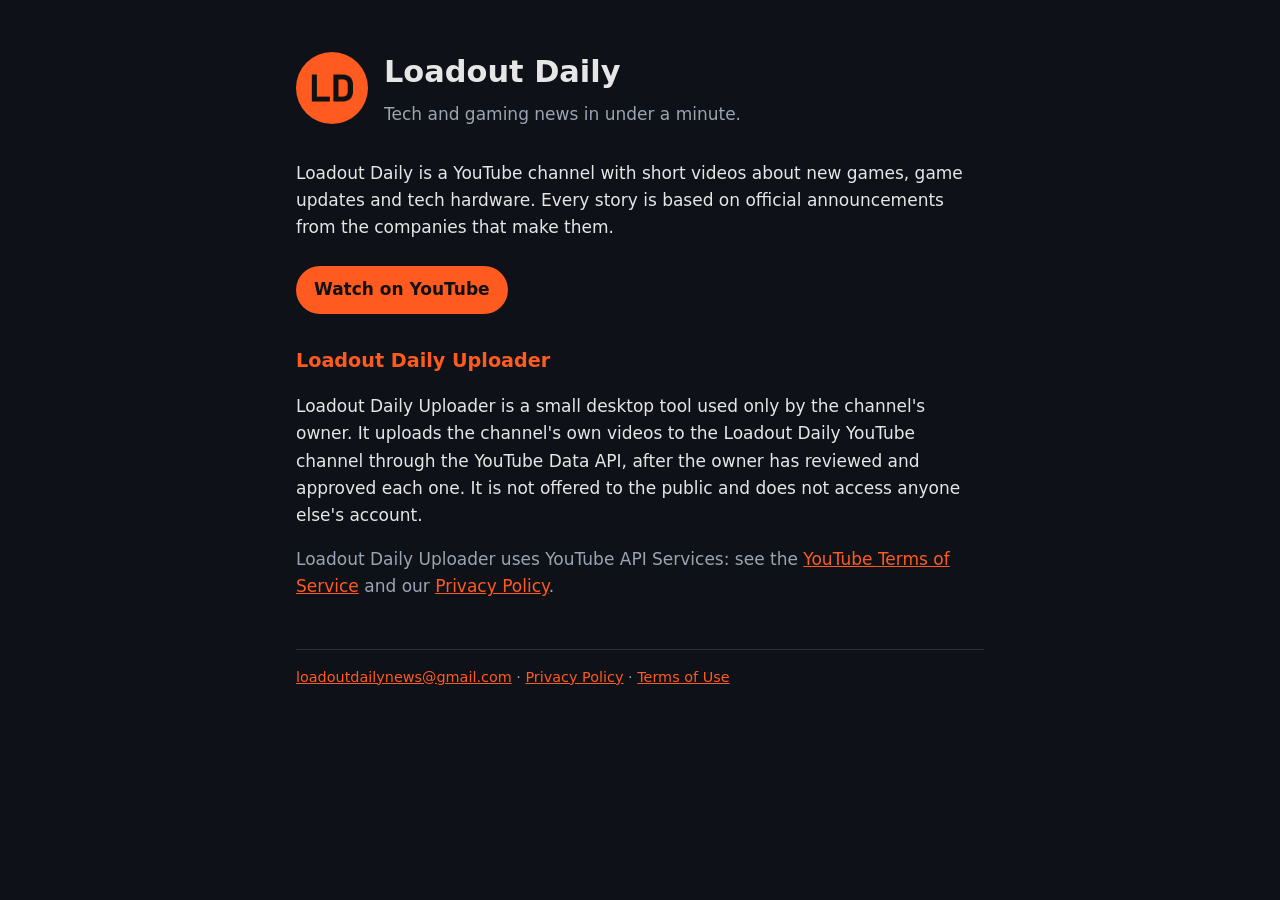
<file: index.html>
<!doctype html>
<html lang="en">
<head>
<meta charset="utf-8">
<meta name="viewport" content="width=device-width, initial-scale=1">
<title>Loadout Daily</title>
<meta name="description" content="Loadout Daily: short tech and gaming news videos on YouTube.">
<link rel="icon" href="logo.png">
<link rel="stylesheet" href="style.css">
</head>
<body>
<main>
  <header>
    <img src="logo.png" alt="Loadout Daily logo">
    <div>
      <h1>Loadout Daily</h1>
      <p class="tagline">Tech and gaming news in under a minute.</p>
    </div>
  </header>

  <p>Loadout Daily is a YouTube channel with short videos about new games, game updates and tech hardware.
  Every story is based on official announcements from the companies that make them.</p>
  <a class="button" href="https://www.youtube.com/@LoadoutDailyNews">Watch on YouTube</a>

  <h2>Loadout Daily Uploader</h2>
  <p>Loadout Daily Uploader is a small desktop tool used only by the channel's owner. It uploads the channel's own
  videos to the Loadout Daily YouTube channel through the YouTube Data API, after the owner has reviewed and approved
  each one. It is not offered to the public and does not access anyone else's account.</p>

  <p class="tagline">Loadout Daily Uploader uses YouTube API Services: see the
  <a href="https://www.youtube.com/t/terms">YouTube Terms of Service</a> and our
  <a href="privacy.html">Privacy Policy</a>.</p>

  <footer>
    <a href="mailto:loadoutdailynews@gmail.com">loadoutdailynews@gmail.com</a> ·     <a href="privacy.html">Privacy Policy</a> · <a href="terms.html">Terms of Use</a>
  </footer>
</main>
</body>
</html>
</file>
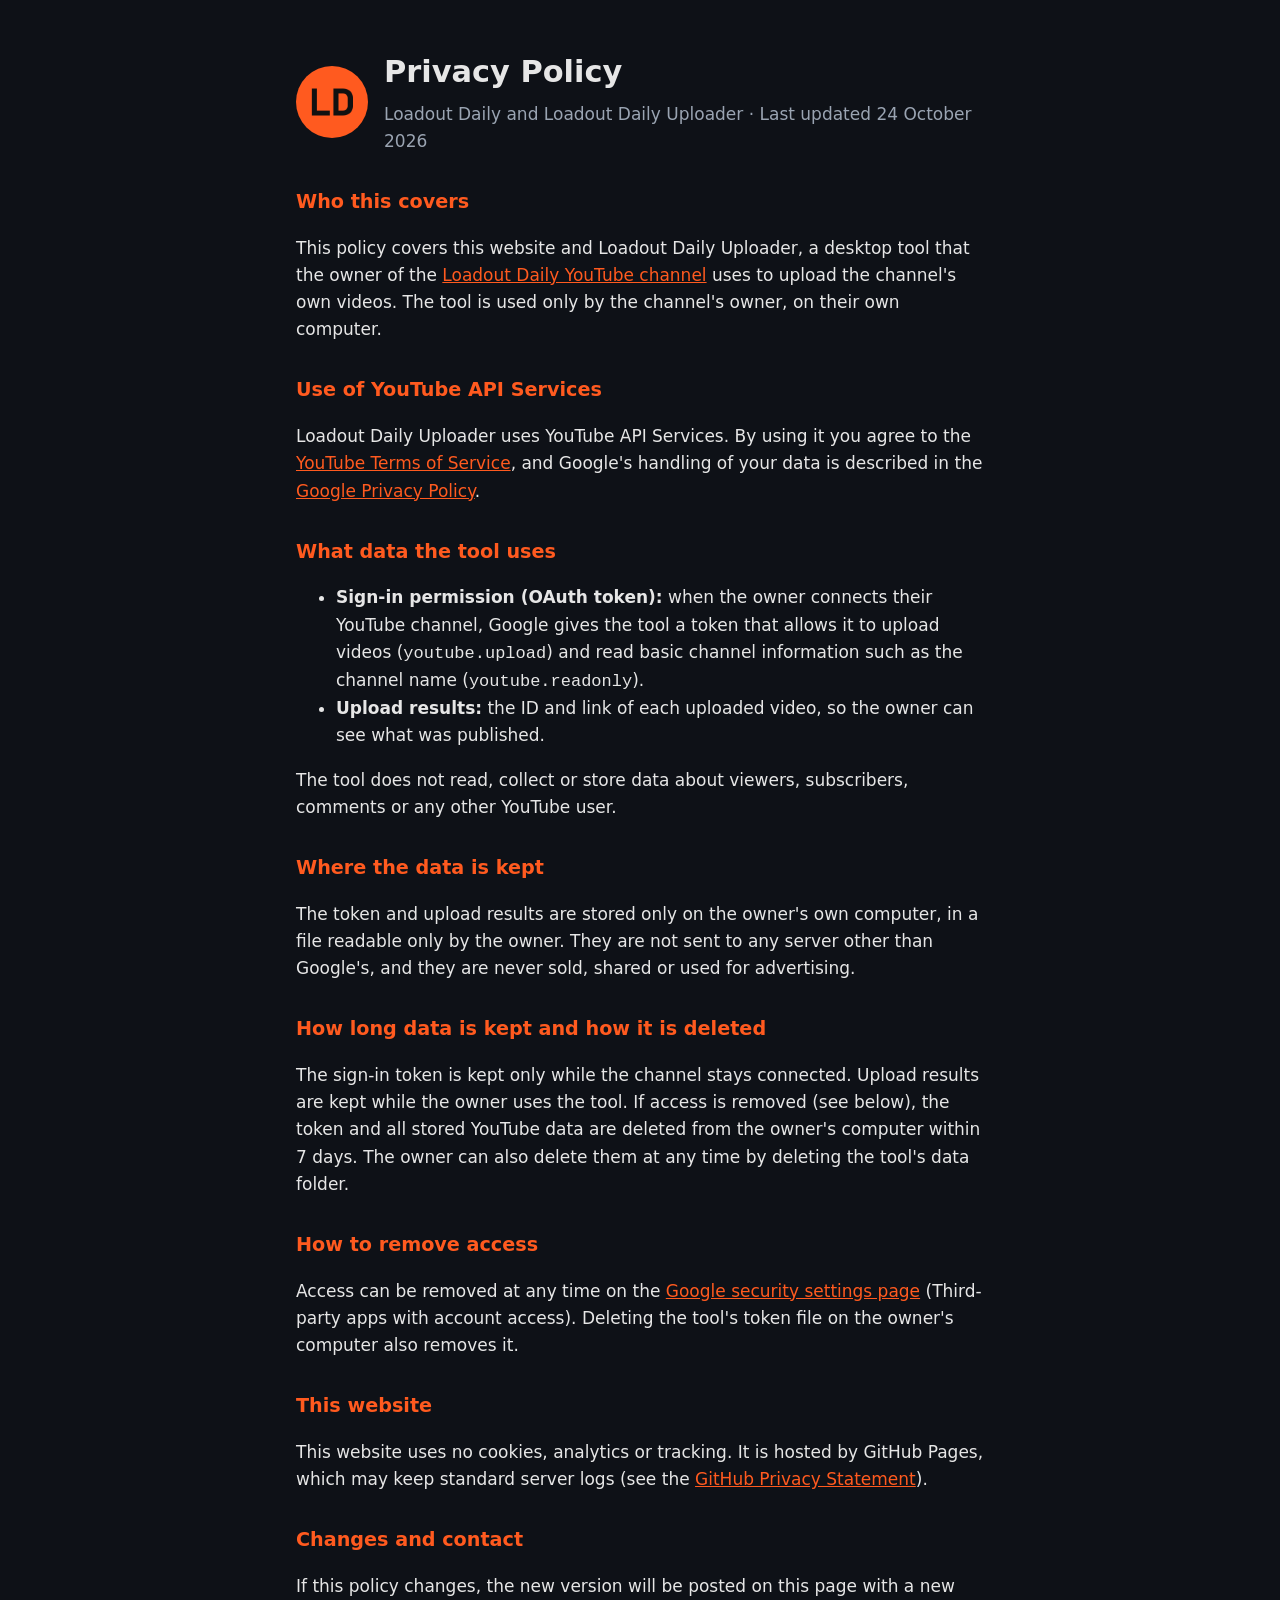
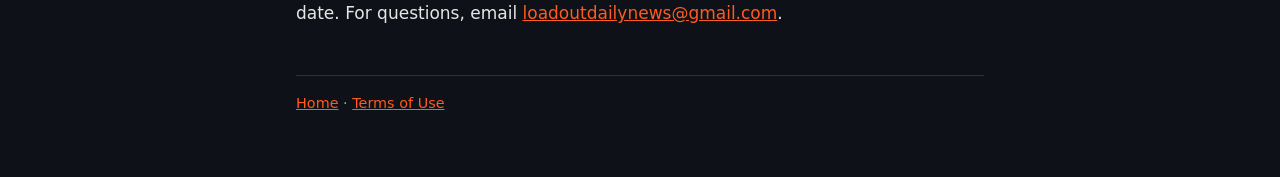
<file: privacy.html>
<!doctype html>
<html lang="en">
<head>
<meta charset="utf-8">
<meta name="viewport" content="width=device-width, initial-scale=1">
<title>Privacy Policy · Loadout Daily</title>
<link rel="icon" href="logo.png">
<link rel="stylesheet" href="style.css">
</head>
<body>
<main>
  <header>
    <img src="logo.png" alt="Loadout Daily logo">
    <div>
      <h1>Privacy Policy</h1>
      <p class="tagline">Loadout Daily and Loadout Daily Uploader · Last updated 24 October 2026</p>
    </div>
  </header>

  <h2>Who this covers</h2>
  <p>This policy covers this website and Loadout Daily Uploader, a desktop tool that the owner of the
  <a href="https://www.youtube.com/@LoadoutDailyNews">Loadout Daily YouTube channel</a> uses to upload
  the channel's own videos. The tool is used only by the channel's owner, on their own computer.</p>

  <h2>Use of YouTube API Services</h2>
  <p>Loadout Daily Uploader uses YouTube API Services. By using it you agree to the
  <a href="https://www.youtube.com/t/terms">YouTube Terms of Service</a>, and Google's handling of your data is described
  in the <a href="https://policies.google.com/privacy">Google Privacy Policy</a>.</p>

  <h2>What data the tool uses</h2>
  <ul>
    <li><strong>Sign-in permission (OAuth token):</strong> when the owner connects their YouTube channel, Google gives the
    tool a token that allows it to upload videos (<code>youtube.upload</code>) and read basic channel information such
    as the channel name (<code>youtube.readonly</code>).</li>
    <li><strong>Upload results:</strong> the ID and link of each uploaded video, so the owner can see what was published.</li>
  </ul>
  <p>The tool does not read, collect or store data about viewers, subscribers, comments or any other YouTube user.</p>

  <h2>Where the data is kept</h2>
  <p>The token and upload results are stored only on the owner's own computer, in a file readable only by the owner.
  They are not sent to any server other than Google's, and they are never sold, shared or used for advertising.</p>

  <h2>How long data is kept and how it is deleted</h2>
  <p>The sign-in token is kept only while the channel stays connected. Upload results are kept while the owner uses
  the tool. If access is removed (see below), the token and all stored YouTube data are deleted from the owner's
  computer within 7 days. The owner can also delete them at any time by deleting the tool's data folder.</p>

  <h2>How to remove access</h2>
  <p>Access can be removed at any time on the
  <a href="https://security.google.com/settings/security/permissions">Google security settings page</a>
  (Third-party apps with account access). Deleting the tool's token file on the owner's computer also removes it.</p>

  <h2>This website</h2>
  <p>This website uses no cookies, analytics or tracking. It is hosted by GitHub Pages, which may keep standard server
  logs (see the <a href="https://docs.github.com/en/site-policy/privacy-policies/github-general-privacy-statement">GitHub
  Privacy Statement</a>).</p>

  <h2>Changes and contact</h2>
  <p>If this policy changes, the new version will be posted on this page with a new date. For questions, email
  <a href="mailto:loadoutdailynews@gmail.com">loadoutdailynews@gmail.com</a>.</p>

  <footer>
    <a href="index.html">Home</a> · <a href="terms.html">Terms of Use</a>
  </footer>
</main>
</body>
</html>
</file>
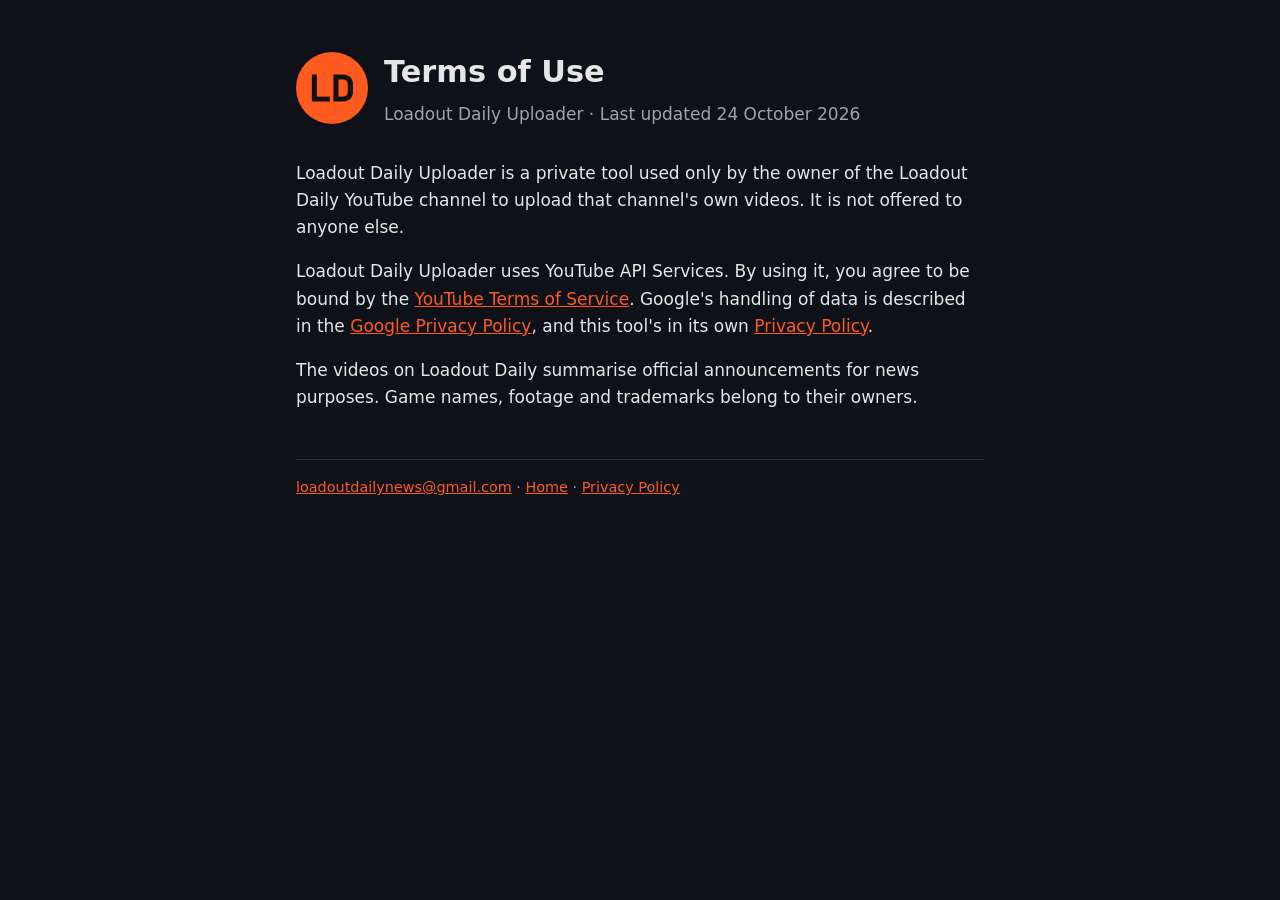
<file: terms.html>
<!doctype html>
<html lang="en">
<head>
<meta charset="utf-8">
<meta name="viewport" content="width=device-width, initial-scale=1">
<title>Terms of Use · Loadout Daily</title>
<link rel="icon" href="logo.png">
<link rel="stylesheet" href="style.css">
</head>
<body>
<main>
  <header>
    <img src="logo.png" alt="Loadout Daily logo">
    <div>
      <h1>Terms of Use</h1>
      <p class="tagline">Loadout Daily Uploader · Last updated 24 October 2026</p>
    </div>
  </header>

  <p>Loadout Daily Uploader is a private tool used only by the owner of the Loadout Daily YouTube channel to upload
  that channel's own videos. It is not offered to anyone else.</p>
  <p>Loadout Daily Uploader uses YouTube API Services. By using it, you agree to be bound by the
  <a href="https://www.youtube.com/t/terms">YouTube Terms of Service</a>. Google's handling of data is described in the
  <a href="https://policies.google.com/privacy">Google Privacy Policy</a>, and this tool's in its own
  <a href="privacy.html">Privacy Policy</a>.</p>
  <p>The videos on Loadout Daily summarise official announcements for news purposes. Game names, footage and
  trademarks belong to their owners.</p>

  <footer>
    <a href="mailto:loadoutdailynews@gmail.com">loadoutdailynews@gmail.com</a> ·     <a href="index.html">Home</a> · <a href="privacy.html">Privacy Policy</a>
  </footer>
</main>
</body>
</html>
</file>
<file: style.css>
:root { --bg: #0e1117; --card: #161b22; --text: #e6e6e6; --muted: #9aa4b2; --accent: #ff5a1f; }
* { box-sizing: border-box; }
body { margin: 0; background: var(--bg); color: var(--text); font: 17px/1.6 system-ui, -apple-system, "Segoe UI", Roboto, sans-serif; }
main { max-width: 720px; margin: 0 auto; padding: 48px 16px 64px; }
header { display: flex; align-items: center; gap: 16px; margin-bottom: 32px; }
header img { width: 72px; height: 72px; border-radius: 50%; }
h1 { margin: 0; font-size: 1.9rem; }
h2 { margin-top: 2rem; font-size: 1.2rem; color: var(--accent); }
a { color: var(--accent); }
.tagline { margin: 4px 0 0; color: var(--muted); }
.button { display: inline-block; margin-top: 8px; padding: 10px 18px; border-radius: 999px; background: var(--accent); color: #111; font-weight: 700; text-decoration: none; }
footer { margin-top: 48px; padding-top: 16px; border-top: 1px solid #2a313c; color: var(--muted); font-size: 0.9rem; }
</file>
